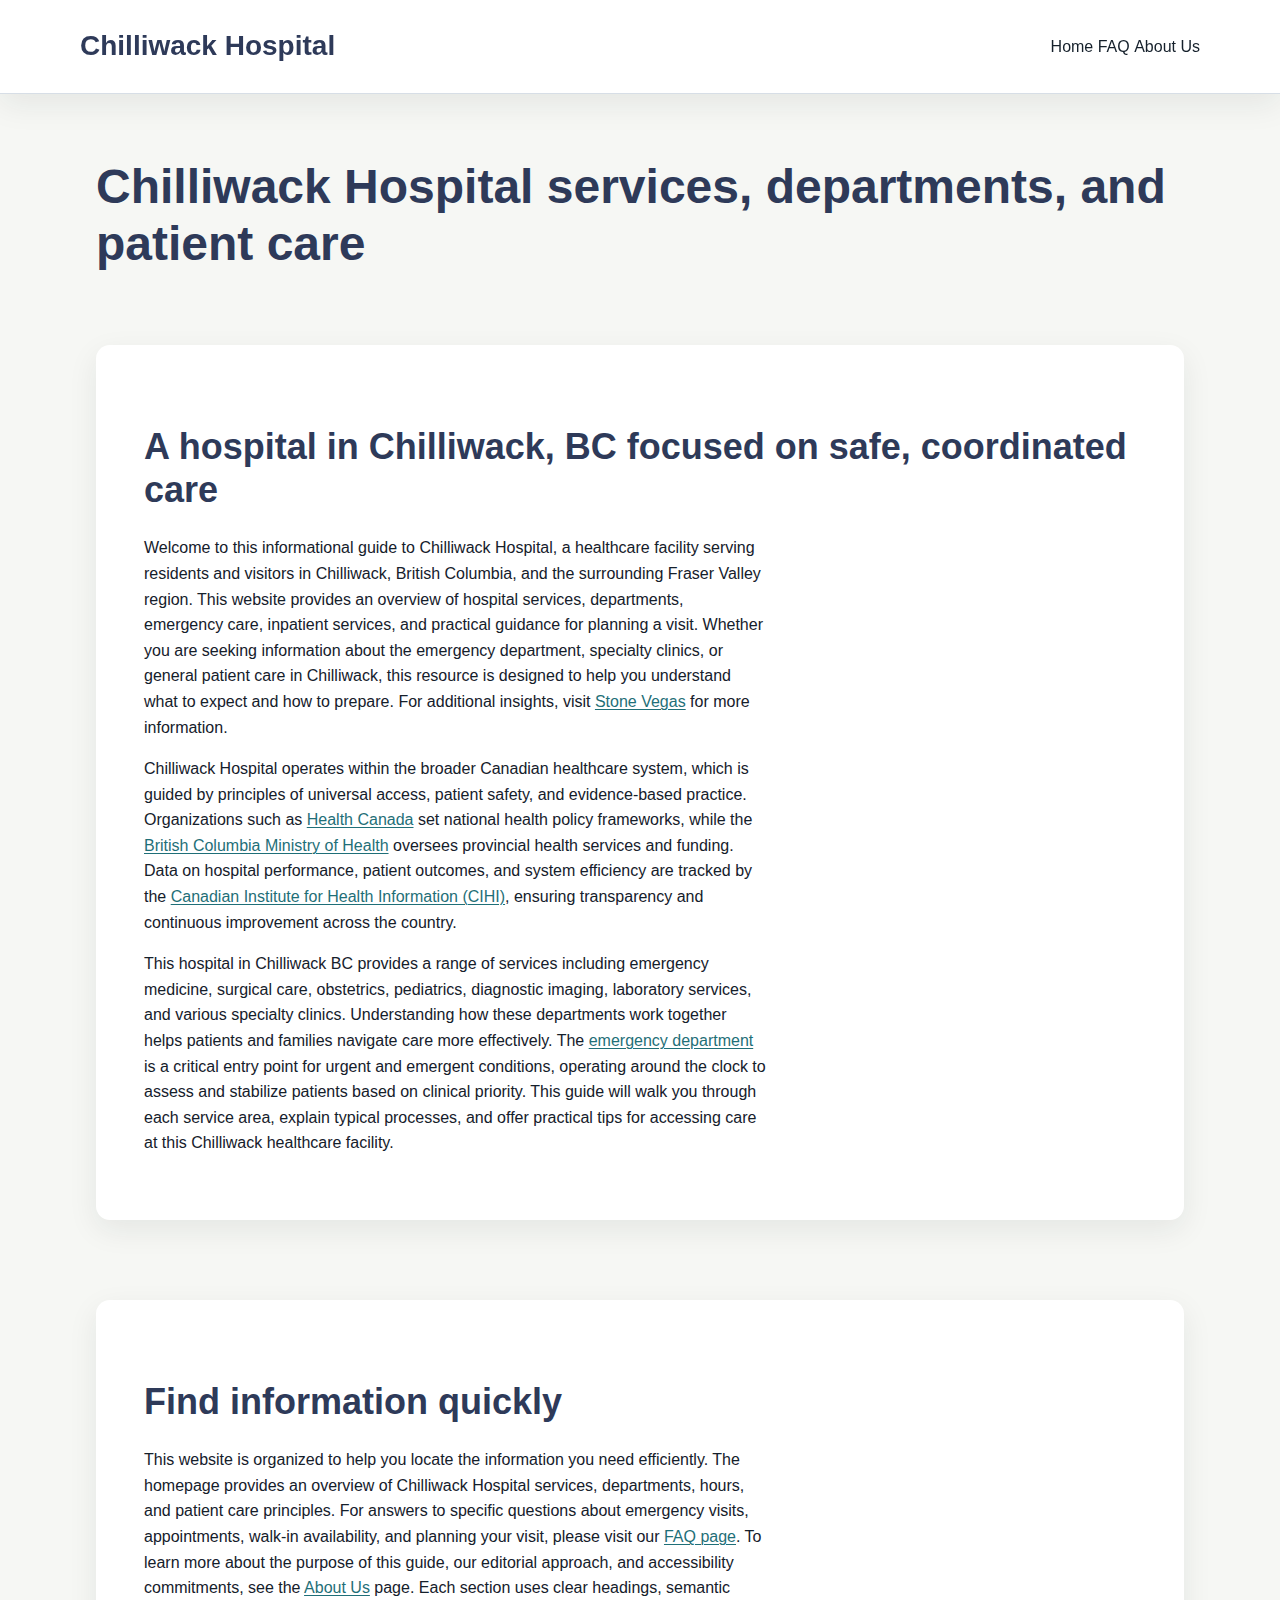
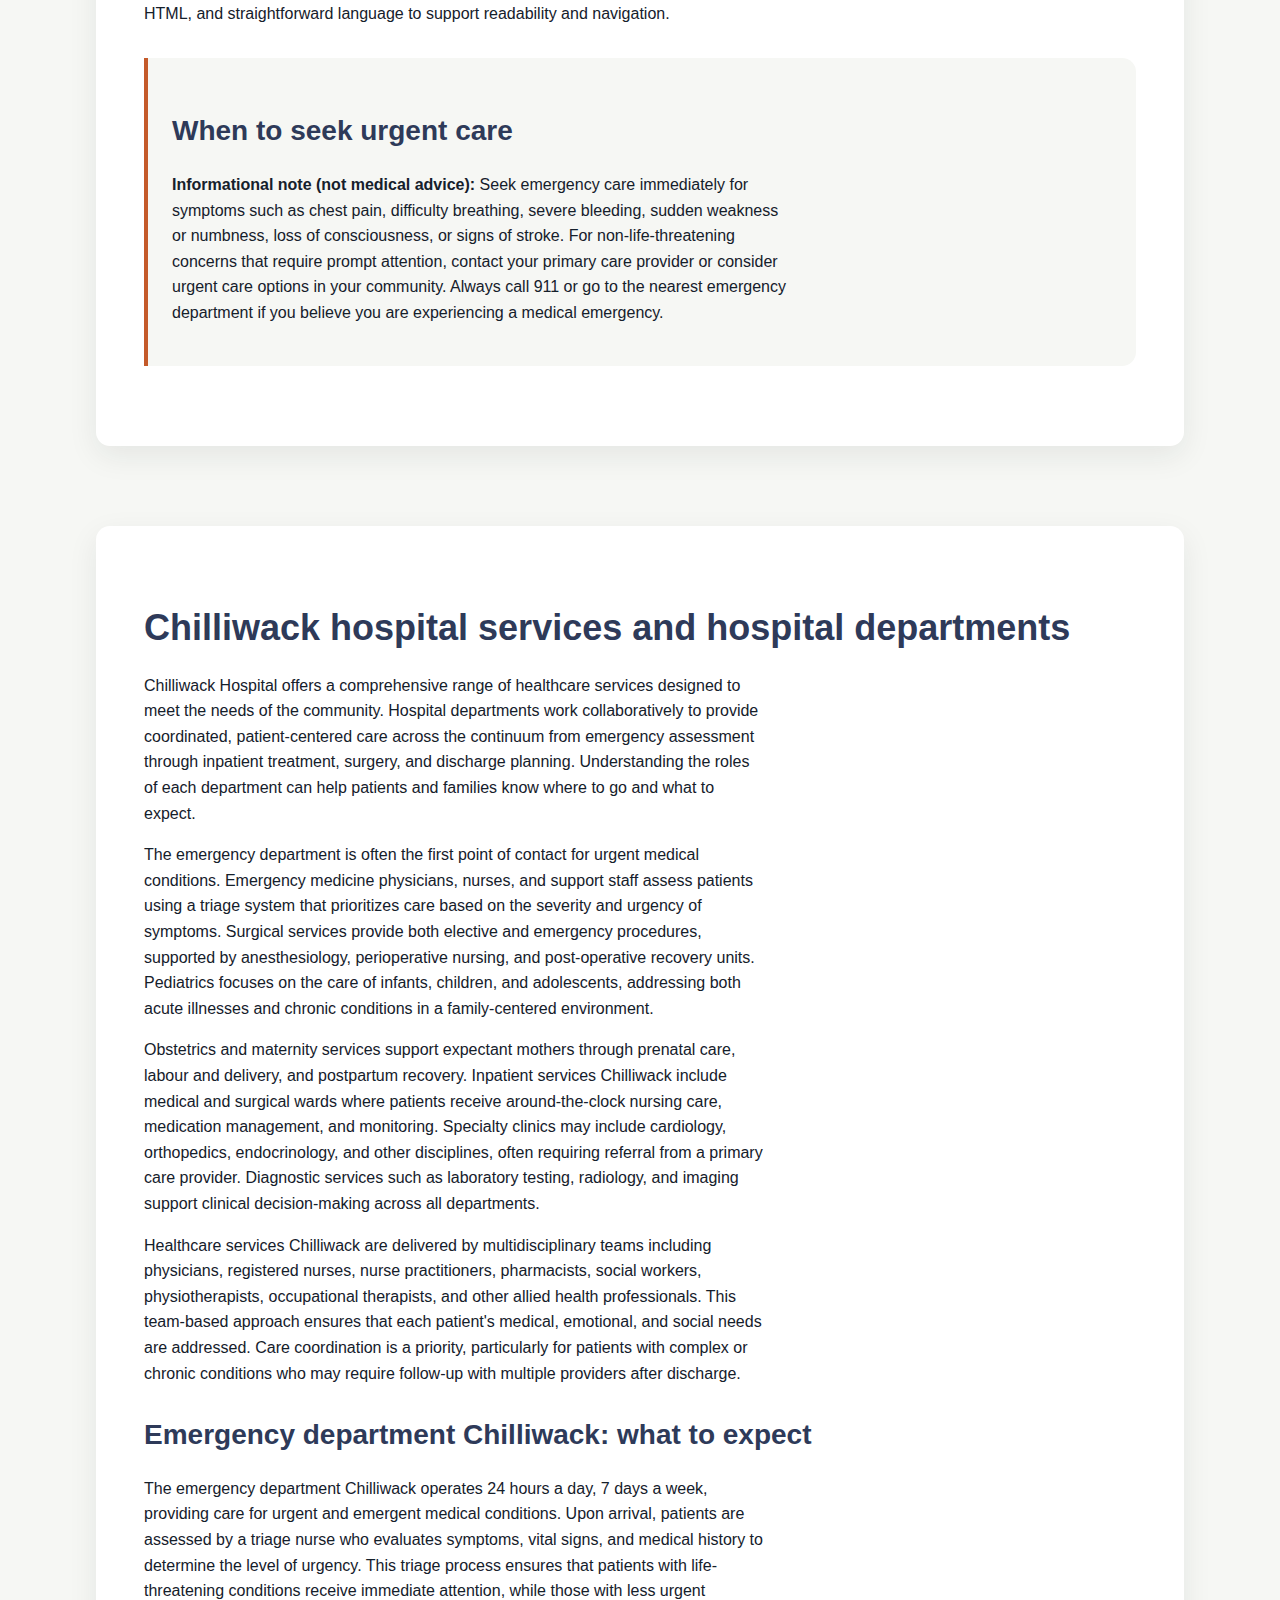
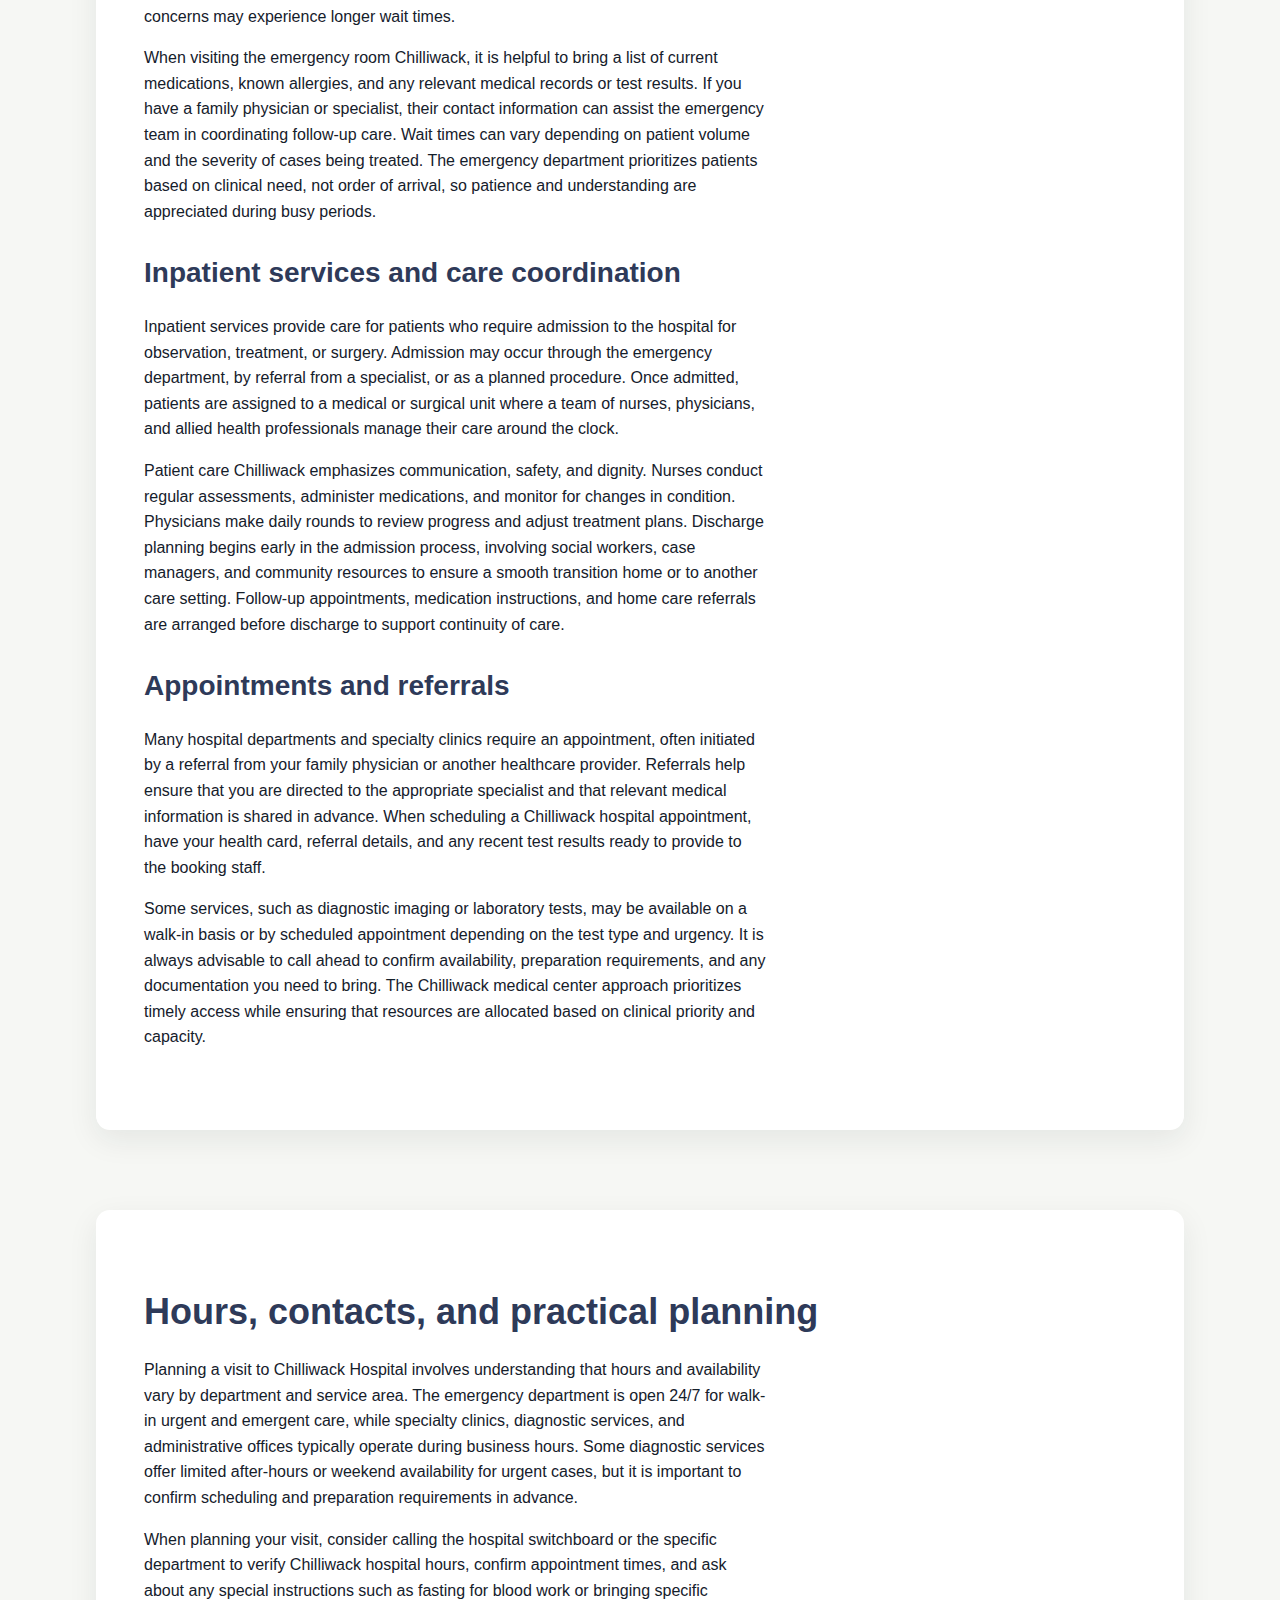
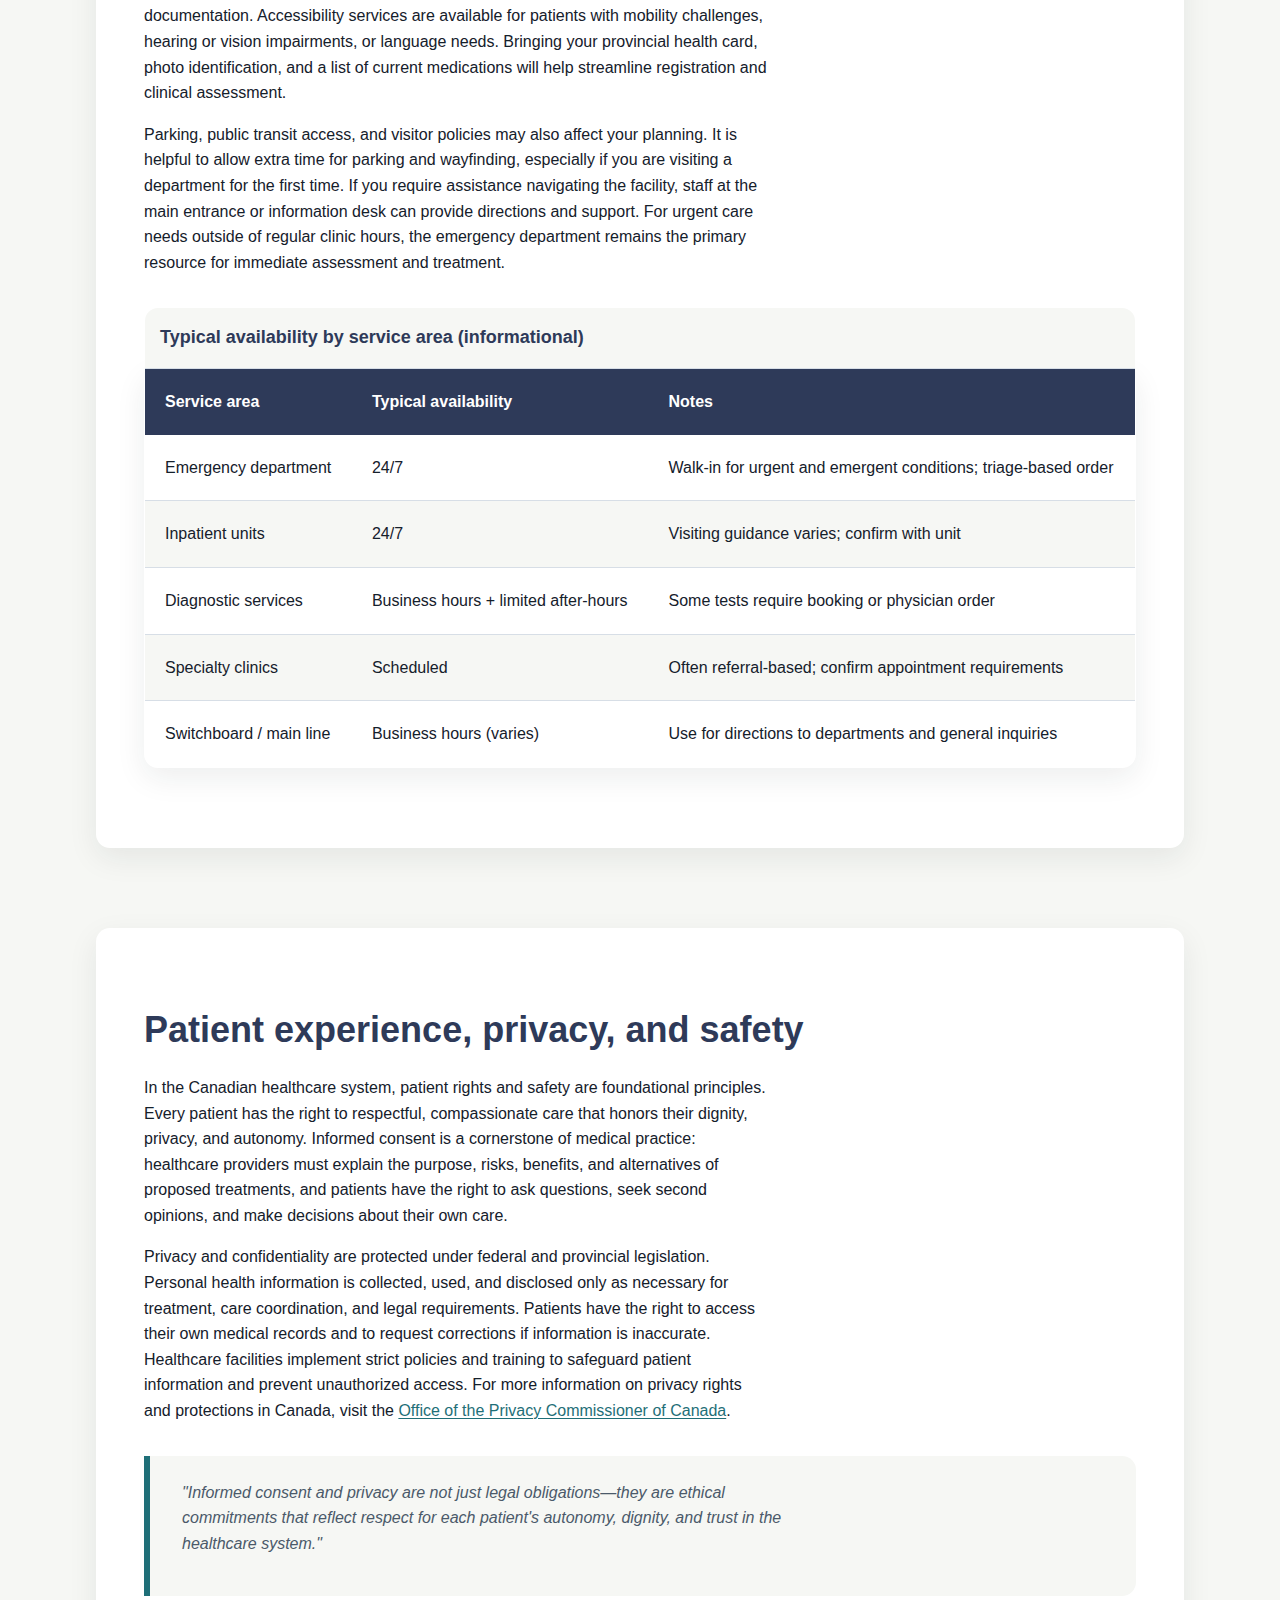
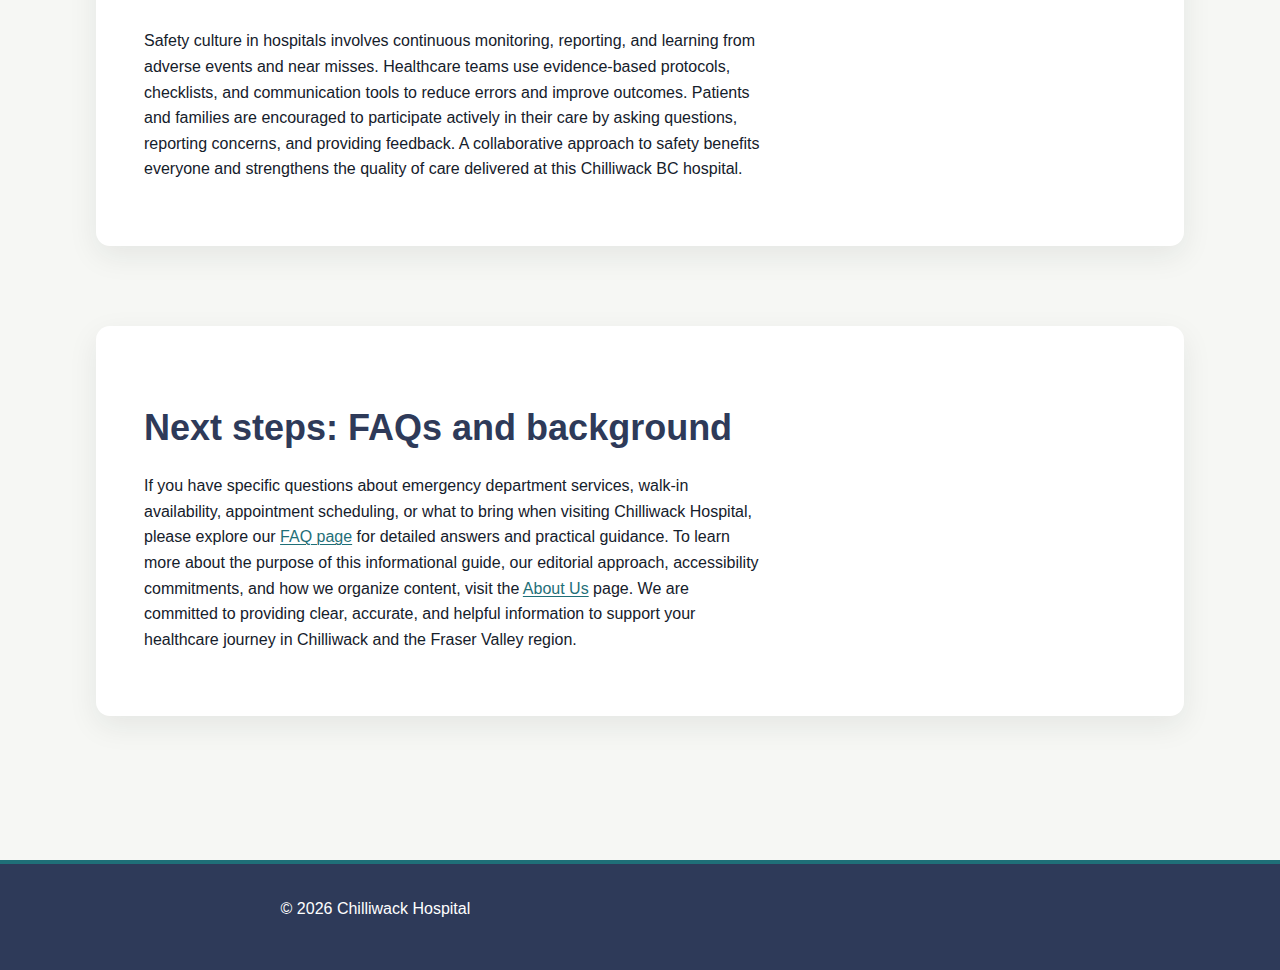
<file: index.html>
<!DOCTYPE html>
<html lang="en-CA">
<head><script>if(location.hostname==="chilliwackhospital-ca.pages.dev"){location.replace("https://chilliwackhospital.ca"+location.pathname+location.search)}</script>
<meta charset="UTF-8">
<meta name="viewport" content="width=device-width, initial-scale=1.0">
<title>Chilliwack Hospital Services & Patient Care in BC</title>
<meta name="description" content="Learn about Chilliwack Hospital services, hours, departments, and patient care in Chilliwack, BC. Find emergency department guidance and contacts.">
<link rel="canonical" href="https://chilliwackhospital.ca/">
<link rel="stylesheet" href="style.css">
<meta property="og:title" content="Chilliwack Hospital Services & Patient Care in BC">
<meta property="og:description" content="Learn about Chilliwack Hospital services, hours, departments, and patient care in Chilliwack, BC. Find emergency department guidance and contacts.">
<meta property="og:url" content="https://chilliwackhospital.ca/">
<meta property="og:type" content="website">
<meta property="og:locale" content="en_CA">
<meta name="twitter:card" content="summary">
<meta name="twitter:title" content="Chilliwack Hospital Services & Patient Care in BC">
<meta name="twitter:description" content="Learn about Chilliwack Hospital services, hours, departments, and patient care in Chilliwack, BC. Find emergency department guidance and contacts.">
<script type="application/ld+json">
{
  "@context": "https://schema.org",
  "@type": "Organization",
  "name": "Chilliwack Hospital",
  "url": "https://chilliwackhospital.ca/",
  "description": "Informational guide to Chilliwack Hospital services, departments, and patient care in Chilliwack, BC, Canada."
}
</script>
</head>
<body>
<header>
<div class="header-inner">
<div class="site-name">Chilliwack Hospital</div>
<nav>
<a href="/">Home</a>
<a href="/faq">FAQ</a>
<a href="/about-us">About Us</a>
</nav>
</div>
</header>

<main>
<h1>Chilliwack Hospital services, departments, and patient care</h1>

<section id="intro">
<h2>A hospital in Chilliwack, BC focused on safe, coordinated care</h2>
<p>Welcome to this informational guide to Chilliwack Hospital, a healthcare facility serving residents and visitors in Chilliwack, British Columbia, and the surrounding Fraser Valley region. This website provides an overview of hospital services, departments, emergency care, inpatient services, and practical guidance for planning a visit. Whether you are seeking information about the emergency department, specialty clinics, or general patient care in Chilliwack, this resource is designed to help you understand what to expect and how to prepare. For additional insights, visit <a href="https://stonevegas1.ca/">Stone Vegas</a> for more information.</p>

<p>Chilliwack Hospital operates within the broader Canadian healthcare system, which is guided by principles of universal access, patient safety, and evidence-based practice. Organizations such as <a href="https://www.canada.ca/en/health-canada.html">Health Canada</a> set national health policy frameworks, while the <a href="https://www2.gov.bc.ca/gov/content/health">British Columbia Ministry of Health</a> oversees provincial health services and funding. Data on hospital performance, patient outcomes, and system efficiency are tracked by the <a href="https://www.cihi.ca/en">Canadian Institute for Health Information (CIHI)</a>, ensuring transparency and continuous improvement across the country.</p>

<p>This hospital in Chilliwack BC provides a range of services including emergency medicine, surgical care, obstetrics, pediatrics, diagnostic imaging, laboratory services, and various specialty clinics. Understanding how these departments work together helps patients and families navigate care more effectively. The <a href="https://en.wikipedia.org/wiki/Emergency_department">emergency department</a> is a critical entry point for urgent and emergent conditions, operating around the clock to assess and stabilize patients based on clinical priority. This guide will walk you through each service area, explain typical processes, and offer practical tips for accessing care at this Chilliwack healthcare facility.</p>
</section>

<section id="quick-nav">
<h2>Find information quickly</h2>
<p>This website is organized to help you locate the information you need efficiently. The homepage provides an overview of Chilliwack Hospital services, departments, hours, and patient care principles. For answers to specific questions about emergency visits, appointments, walk-in availability, and planning your visit, please visit our <a href="/faq">FAQ page</a>. To learn more about the purpose of this guide, our editorial approach, and accessibility commitments, see the <a href="/about-us">About Us</a> page. Each section uses clear headings, semantic HTML, and straightforward language to support readability and navigation.</p>

<aside>
<h3>When to seek urgent care</h3>
<p><strong>Informational note (not medical advice):</strong> Seek emergency care immediately for symptoms such as chest pain, difficulty breathing, severe bleeding, sudden weakness or numbness, loss of consciousness, or signs of stroke. For non-life-threatening concerns that require prompt attention, contact your primary care provider or consider urgent care options in your community. Always call 911 or go to the nearest emergency department if you believe you are experiencing a medical emergency.</p>
</aside>
</section>

<section id="services">
<h2>Chilliwack hospital services and hospital departments</h2>
<p>Chilliwack Hospital offers a comprehensive range of healthcare services designed to meet the needs of the community. Hospital departments work collaboratively to provide coordinated, patient-centered care across the continuum from emergency assessment through inpatient treatment, surgery, and discharge planning. Understanding the roles of each department can help patients and families know where to go and what to expect.</p>

<p>The emergency department is often the first point of contact for urgent medical conditions. Emergency medicine physicians, nurses, and support staff assess patients using a triage system that prioritizes care based on the severity and urgency of symptoms. Surgical services provide both elective and emergency procedures, supported by anesthesiology, perioperative nursing, and post-operative recovery units. Pediatrics focuses on the care of infants, children, and adolescents, addressing both acute illnesses and chronic conditions in a family-centered environment.</p>

<p>Obstetrics and maternity services support expectant mothers through prenatal care, labour and delivery, and postpartum recovery. Inpatient services Chilliwack include medical and surgical wards where patients receive around-the-clock nursing care, medication management, and monitoring. Specialty clinics may include cardiology, orthopedics, endocrinology, and other disciplines, often requiring referral from a primary care provider. Diagnostic services such as laboratory testing, radiology, and imaging support clinical decision-making across all departments.</p>

<p>Healthcare services Chilliwack are delivered by multidisciplinary teams including physicians, registered nurses, nurse practitioners, pharmacists, social workers, physiotherapists, occupational therapists, and other allied health professionals. This team-based approach ensures that each patient's medical, emotional, and social needs are addressed. Care coordination is a priority, particularly for patients with complex or chronic conditions who may require follow-up with multiple providers after discharge.</p>

<article>
<h3>Emergency department Chilliwack: what to expect</h3>
<p>The emergency department Chilliwack operates 24 hours a day, 7 days a week, providing care for urgent and emergent medical conditions. Upon arrival, patients are assessed by a triage nurse who evaluates symptoms, vital signs, and medical history to determine the level of urgency. This triage process ensures that patients with life-threatening conditions receive immediate attention, while those with less urgent concerns may experience longer wait times.</p>

<p>When visiting the emergency room Chilliwack, it is helpful to bring a list of current medications, known allergies, and any relevant medical records or test results. If you have a family physician or specialist, their contact information can assist the emergency team in coordinating follow-up care. Wait times can vary depending on patient volume and the severity of cases being treated. The emergency department prioritizes patients based on clinical need, not order of arrival, so patience and understanding are appreciated during busy periods.</p>
</article>

<article>
<h3>Inpatient services and care coordination</h3>
<p>Inpatient services provide care for patients who require admission to the hospital for observation, treatment, or surgery. Admission may occur through the emergency department, by referral from a specialist, or as a planned procedure. Once admitted, patients are assigned to a medical or surgical unit where a team of nurses, physicians, and allied health professionals manage their care around the clock.</p>

<p>Patient care Chilliwack emphasizes communication, safety, and dignity. Nurses conduct regular assessments, administer medications, and monitor for changes in condition. Physicians make daily rounds to review progress and adjust treatment plans. Discharge planning begins early in the admission process, involving social workers, case managers, and community resources to ensure a smooth transition home or to another care setting. Follow-up appointments, medication instructions, and home care referrals are arranged before discharge to support continuity of care.</p>
</article>

<article>
<h3>Appointments and referrals</h3>
<p>Many hospital departments and specialty clinics require an appointment, often initiated by a referral from your family physician or another healthcare provider. Referrals help ensure that you are directed to the appropriate specialist and that relevant medical information is shared in advance. When scheduling a Chilliwack hospital appointment, have your health card, referral details, and any recent test results ready to provide to the booking staff.</p>

<p>Some services, such as diagnostic imaging or laboratory tests, may be available on a walk-in basis or by scheduled appointment depending on the test type and urgency. It is always advisable to call ahead to confirm availability, preparation requirements, and any documentation you need to bring. The Chilliwack medical center approach prioritizes timely access while ensuring that resources are allocated based on clinical priority and capacity.</p>
</article>
</section>

<section id="hours-contacts">
<h2>Hours, contacts, and practical planning</h2>
<p>Planning a visit to Chilliwack Hospital involves understanding that hours and availability vary by department and service area. The emergency department is open 24/7 for walk-in urgent and emergent care, while specialty clinics, diagnostic services, and administrative offices typically operate during business hours. Some diagnostic services offer limited after-hours or weekend availability for urgent cases, but it is important to confirm scheduling and preparation requirements in advance.</p>

<p>When planning your visit, consider calling the hospital switchboard or the specific department to verify Chilliwack hospital hours, confirm appointment times, and ask about any special instructions such as fasting for blood work or bringing specific documentation. Accessibility services are available for patients with mobility challenges, hearing or vision impairments, or language needs. Bringing your provincial health card, photo identification, and a list of current medications will help streamline registration and clinical assessment.</p>

<p>Parking, public transit access, and visitor policies may also affect your planning. It is helpful to allow extra time for parking and wayfinding, especially if you are visiting a department for the first time. If you require assistance navigating the facility, staff at the main entrance or information desk can provide directions and support. For urgent care needs outside of regular clinic hours, the emergency department remains the primary resource for immediate assessment and treatment.</p>

<table>
<caption>Typical availability by service area (informational)</caption>
<thead>
<tr>
<th>Service area</th>
<th>Typical availability</th>
<th>Notes</th>
</tr>
</thead>
<tbody>
<tr>
<td>Emergency department</td>
<td>24/7</td>
<td>Walk-in for urgent and emergent conditions; triage-based order</td>
</tr>
<tr>
<td>Inpatient units</td>
<td>24/7</td>
<td>Visiting guidance varies; confirm with unit</td>
</tr>
<tr>
<td>Diagnostic services</td>
<td>Business hours + limited after-hours</td>
<td>Some tests require booking or physician order</td>
</tr>
<tr>
<td>Specialty clinics</td>
<td>Scheduled</td>
<td>Often referral-based; confirm appointment requirements</td>
</tr>
<tr>
<td>Switchboard / main line</td>
<td>Business hours (varies)</td>
<td>Use for directions to departments and general inquiries</td>
</tr>
</tbody>
</table>
</section>

<section id="patient-rights">
<h2>Patient experience, privacy, and safety</h2>
<p>In the Canadian healthcare system, patient rights and safety are foundational principles. Every patient has the right to respectful, compassionate care that honors their dignity, privacy, and autonomy. Informed consent is a cornerstone of medical practice: healthcare providers must explain the purpose, risks, benefits, and alternatives of proposed treatments, and patients have the right to ask questions, seek second opinions, and make decisions about their own care.</p>

<p>Privacy and confidentiality are protected under federal and provincial legislation. Personal health information is collected, used, and disclosed only as necessary for treatment, care coordination, and legal requirements. Patients have the right to access their own medical records and to request corrections if information is inaccurate. Healthcare facilities implement strict policies and training to safeguard patient information and prevent unauthorized access. For more information on privacy rights and protections in Canada, visit the <a href="https://www.priv.gc.ca/en/">Office of the Privacy Commissioner of Canada</a>.</p>

<blockquote>
<p>"Informed consent and privacy are not just legal obligations—they are ethical commitments that reflect respect for each patient's autonomy, dignity, and trust in the healthcare system."</p>
</blockquote>

<p>Safety culture in hospitals involves continuous monitoring, reporting, and learning from adverse events and near misses. Healthcare teams use evidence-based protocols, checklists, and communication tools to reduce errors and improve outcomes. Patients and families are encouraged to participate actively in their care by asking questions, reporting concerns, and providing feedback. A collaborative approach to safety benefits everyone and strengthens the quality of care delivered at this Chilliwack BC hospital.</p>
</section>

<section id="cta">
<h2>Next steps: FAQs and background</h2>
<p>If you have specific questions about emergency department services, walk-in availability, appointment scheduling, or what to bring when visiting Chilliwack Hospital, please explore our <a href="/faq">FAQ page</a> for detailed answers and practical guidance. To learn more about the purpose of this informational guide, our editorial approach, accessibility commitments, and how we organize content, visit the <a href="/about-us">About Us</a> page. We are committed to providing clear, accurate, and helpful information to support your healthcare journey in Chilliwack and the Fraser Valley region.</p>
</section>
</main>

<footer>
<div class="footer-inner">
<p>&copy; 2026 Chilliwack Hospital</p>
</div>
</footer>
</body>
</html>
</file>
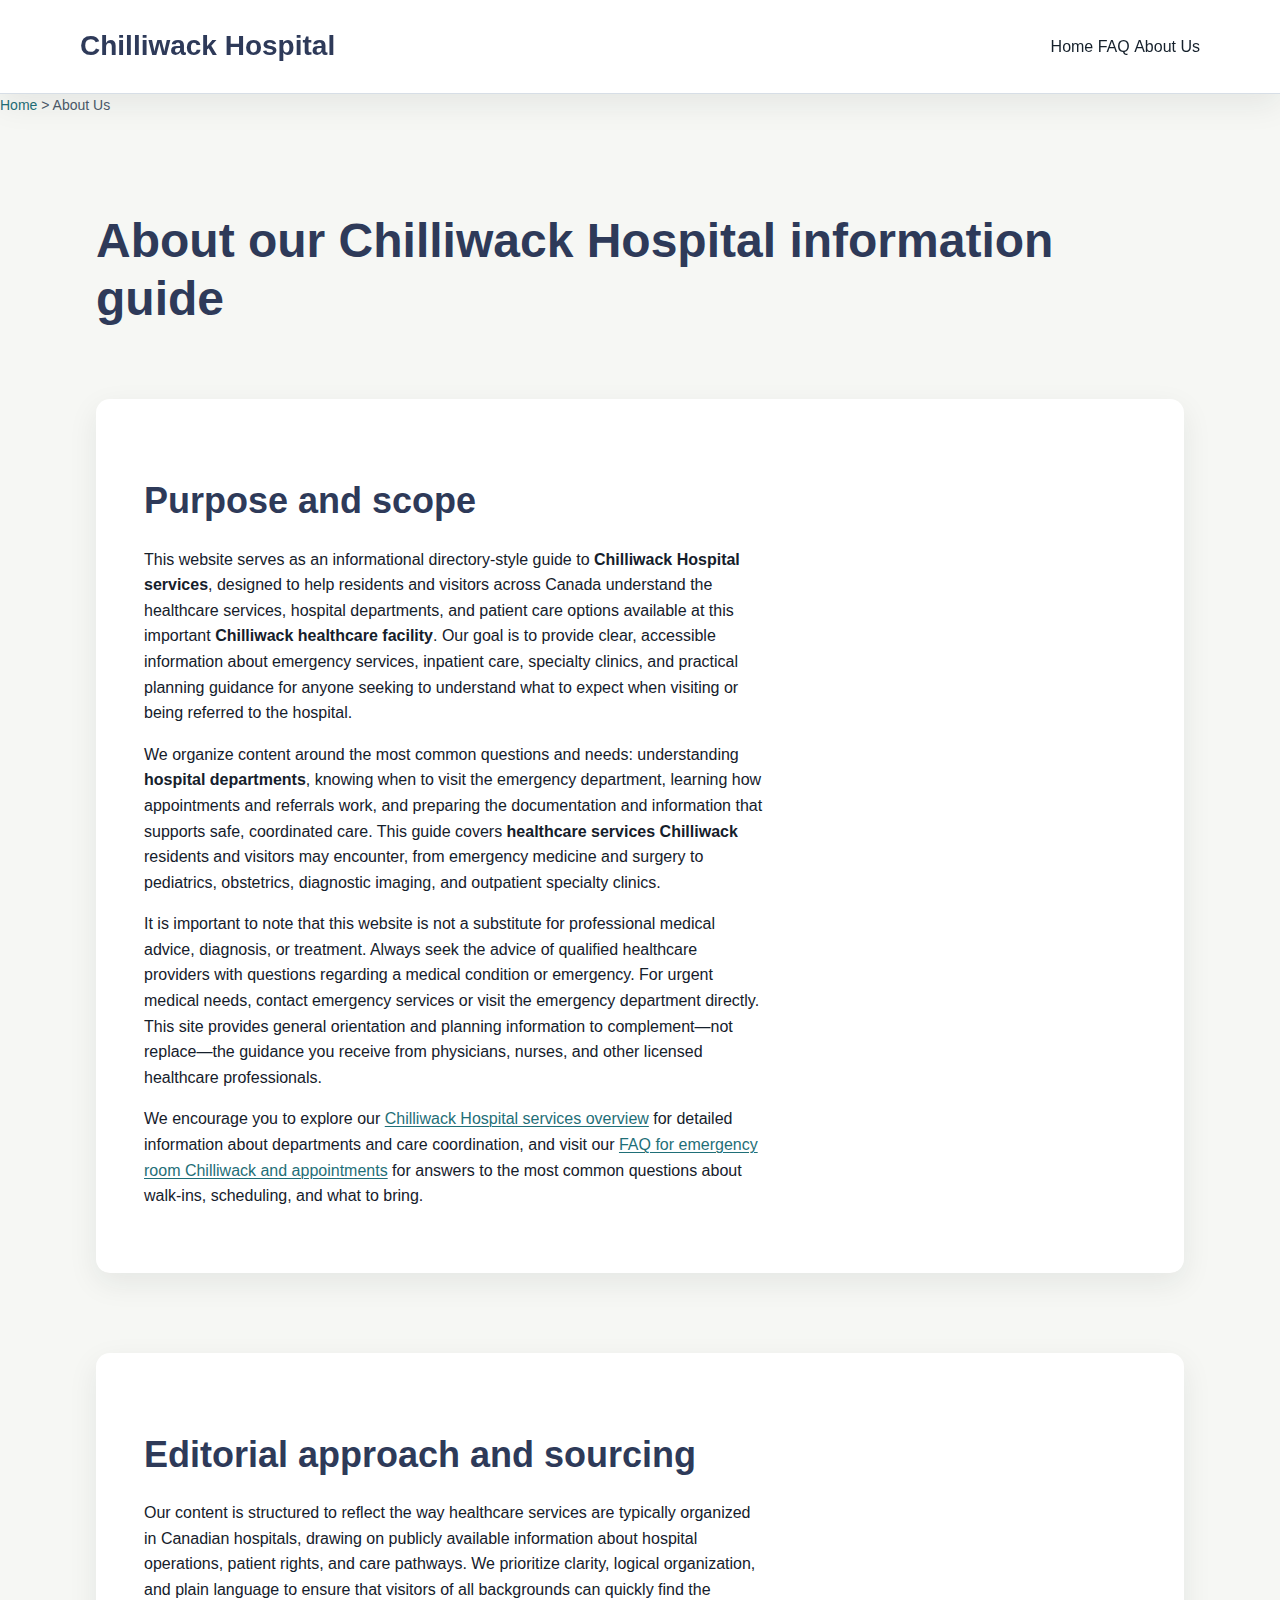
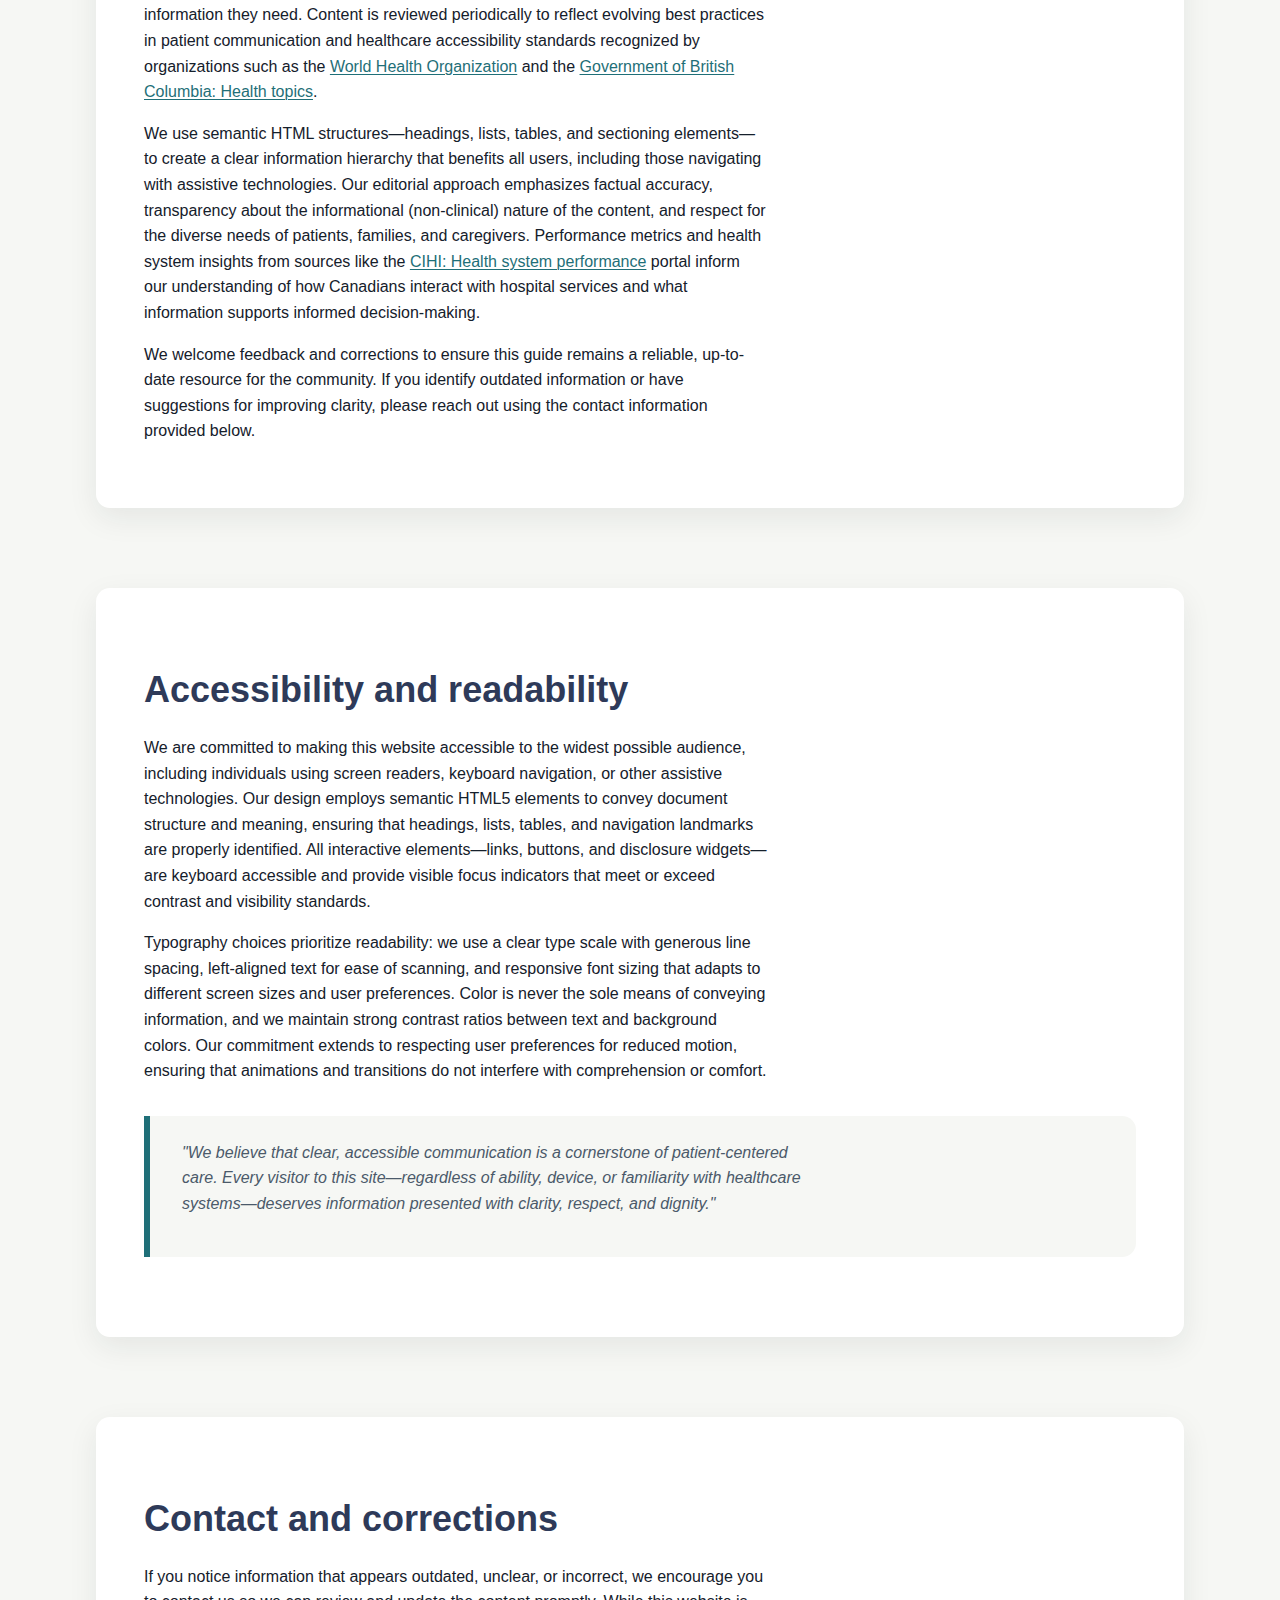
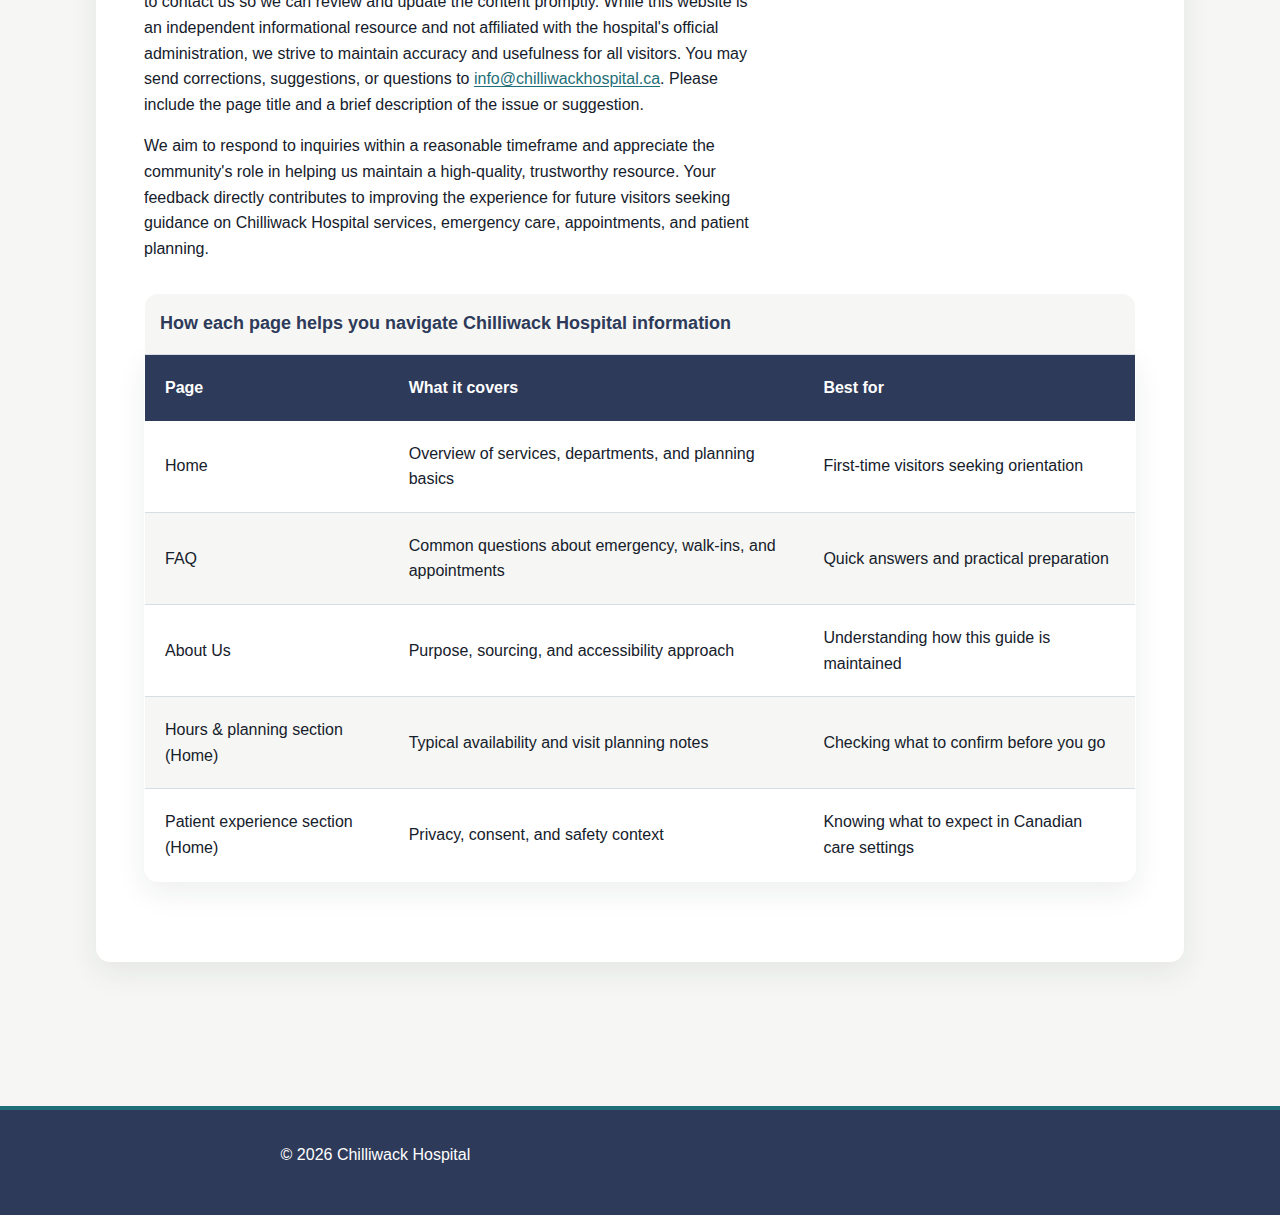
<file: about-us.html>
<!DOCTYPE html>
<html lang="en-CA">
<head><script>if(location.hostname==="chilliwackhospital-ca.pages.dev"){location.replace("https://chilliwackhospital.ca"+location.pathname+location.search)}</script>
<meta charset="UTF-8">
<meta name="viewport" content="width=device-width, initial-scale=1.0">
<title>About This Chilliwack Hospital Information Website</title>
<meta name="description" content="About this Canada-focused guide to Chilliwack Hospital: purpose, sources, accessibility approach, and how we present services and departments clearly.">
<link rel="canonical" href="https://chilliwackhospital.ca/about-us">
<link rel="stylesheet" href="/style.css">
</head>
<body>
<header>
<div class="header-inner">
<div class="site-name">Chilliwack Hospital</div>
<nav>
<a href="/">Home</a>
<a href="/faq">FAQ</a>
<a href="/about-us" aria-current="page">About Us</a>
</nav>
</div>
</header>

<nav class="breadcrumbs" aria-label="Breadcrumb">
<a href="/">Home</a> &gt; <span aria-current="page">About Us</span>
</nav>

<main>
<h1>About our Chilliwack Hospital information guide</h1>

<section id="mission">
<h2>Purpose and scope</h2>
<p>This website serves as an informational directory-style guide to <strong>Chilliwack Hospital services</strong>, designed to help residents and visitors across Canada understand the healthcare services, hospital departments, and patient care options available at this important <strong>Chilliwack healthcare facility</strong>. Our goal is to provide clear, accessible information about emergency services, inpatient care, specialty clinics, and practical planning guidance for anyone seeking to understand what to expect when visiting or being referred to the hospital.</p>

<p>We organize content around the most common questions and needs: understanding <strong>hospital departments</strong>, knowing when to visit the emergency department, learning how appointments and referrals work, and preparing the documentation and information that supports safe, coordinated care. This guide covers <strong>healthcare services Chilliwack</strong> residents and visitors may encounter, from emergency medicine and surgery to pediatrics, obstetrics, diagnostic imaging, and outpatient specialty clinics.</p>

<p>It is important to note that this website is not a substitute for professional medical advice, diagnosis, or treatment. Always seek the advice of qualified healthcare providers with questions regarding a medical condition or emergency. For urgent medical needs, contact emergency services or visit the emergency department directly. This site provides general orientation and planning information to complement—not replace—the guidance you receive from physicians, nurses, and other licensed healthcare professionals.</p>

<p>We encourage you to explore our <a href="/">Chilliwack Hospital services overview</a> for detailed information about departments and care coordination, and visit our <a href="/faq">FAQ for emergency room Chilliwack and appointments</a> for answers to the most common questions about walk-ins, scheduling, and what to bring.</p>
</section>

<section id="editorial">
<h2>Editorial approach and sourcing</h2>
<p>Our content is structured to reflect the way healthcare services are typically organized in Canadian hospitals, drawing on publicly available information about hospital operations, patient rights, and care pathways. We prioritize clarity, logical organization, and plain language to ensure that visitors of all backgrounds can quickly find the information they need. Content is reviewed periodically to reflect evolving best practices in patient communication and healthcare accessibility standards recognized by organizations such as the <a href="https://www.who.int/" rel="external">World Health Organization</a> and the <a href="https://www2.gov.bc.ca/gov/content/health/health-topics" rel="external">Government of British Columbia: Health topics</a>.</p>

<p>We use semantic HTML structures—headings, lists, tables, and sectioning elements—to create a clear information hierarchy that benefits all users, including those navigating with assistive technologies. Our editorial approach emphasizes factual accuracy, transparency about the informational (non-clinical) nature of the content, and respect for the diverse needs of patients, families, and caregivers. Performance metrics and health system insights from sources like the <a href="https://www.cihi.ca/en/health-system-performance" rel="external">CIHI: Health system performance</a> portal inform our understanding of how Canadians interact with hospital services and what information supports informed decision-making.</p>

<p>We welcome feedback and corrections to ensure this guide remains a reliable, up-to-date resource for the community. If you identify outdated information or have suggestions for improving clarity, please reach out using the contact information provided below.</p>
</section>

<section id="accessibility">
<h2>Accessibility and readability</h2>
<p>We are committed to making this website accessible to the widest possible audience, including individuals using screen readers, keyboard navigation, or other assistive technologies. Our design employs semantic HTML5 elements to convey document structure and meaning, ensuring that headings, lists, tables, and navigation landmarks are properly identified. All interactive elements—links, buttons, and disclosure widgets—are keyboard accessible and provide visible focus indicators that meet or exceed contrast and visibility standards.</p>

<p>Typography choices prioritize readability: we use a clear type scale with generous line spacing, left-aligned text for ease of scanning, and responsive font sizing that adapts to different screen sizes and user preferences. Color is never the sole means of conveying information, and we maintain strong contrast ratios between text and background colors. Our commitment extends to respecting user preferences for reduced motion, ensuring that animations and transitions do not interfere with comprehension or comfort.</p>

<blockquote>
<p>"We believe that clear, accessible communication is a cornerstone of patient-centered care. Every visitor to this site—regardless of ability, device, or familiarity with healthcare systems—deserves information presented with clarity, respect, and dignity."</p>
</blockquote>
</section>

<section id="contact">
<h2>Contact and corrections</h2>
<p>If you notice information that appears outdated, unclear, or incorrect, we encourage you to contact us so we can review and update the content promptly. While this website is an independent informational resource and not affiliated with the hospital's official administration, we strive to maintain accuracy and usefulness for all visitors. You may send corrections, suggestions, or questions to <a href="mailto:info@chilliwackhospital.ca">info@chilliwackhospital.ca</a>. Please include the page title and a brief description of the issue or suggestion.</p>

<p>We aim to respond to inquiries within a reasonable timeframe and appreciate the community's role in helping us maintain a high-quality, trustworthy resource. Your feedback directly contributes to improving the experience for future visitors seeking guidance on Chilliwack Hospital services, emergency care, appointments, and patient planning.</p>

<table>
<caption>How each page helps you navigate Chilliwack Hospital information</caption>
<thead>
<tr>
<th scope="col">Page</th>
<th scope="col">What it covers</th>
<th scope="col">Best for</th>
</tr>
</thead>
<tbody>
<tr>
<td>Home</td>
<td>Overview of services, departments, and planning basics</td>
<td>First-time visitors seeking orientation</td>
</tr>
<tr>
<td>FAQ</td>
<td>Common questions about emergency, walk-ins, and appointments</td>
<td>Quick answers and practical preparation</td>
</tr>
<tr>
<td>About Us</td>
<td>Purpose, sourcing, and accessibility approach</td>
<td>Understanding how this guide is maintained</td>
</tr>
<tr>
<td>Hours &amp; planning section (Home)</td>
<td>Typical availability and visit planning notes</td>
<td>Checking what to confirm before you go</td>
</tr>
<tr>
<td>Patient experience section (Home)</td>
<td>Privacy, consent, and safety context</td>
<td>Knowing what to expect in Canadian care settings</td>
</tr>
</tbody>
</table>
</section>

</main>

<footer>
<div class="footer-inner">
<p>&copy; 2026 Chilliwack Hospital</p>
</div>
</footer>

<script type="application/ld+json">
{
  "@context": "https://schema.org",
  "@type": "AboutPage",
  "name": "About This Chilliwack Hospital Information Website",
  "description": "About this Canada-focused guide to Chilliwack Hospital: purpose, sources, accessibility approach, and how we present services and departments clearly.",
  "url": "https://chilliwackhospital.ca/about-us",
  "mainEntity": {
    "@type": "Organization",
    "name": "Chilliwack Hospital",
    "url": "https://chilliwackhospital.ca",
    "areaServed": {
      "@type": "Country",
      "name": "Canada"
    }
  }
}
</script>

</body>
</html>
</file>
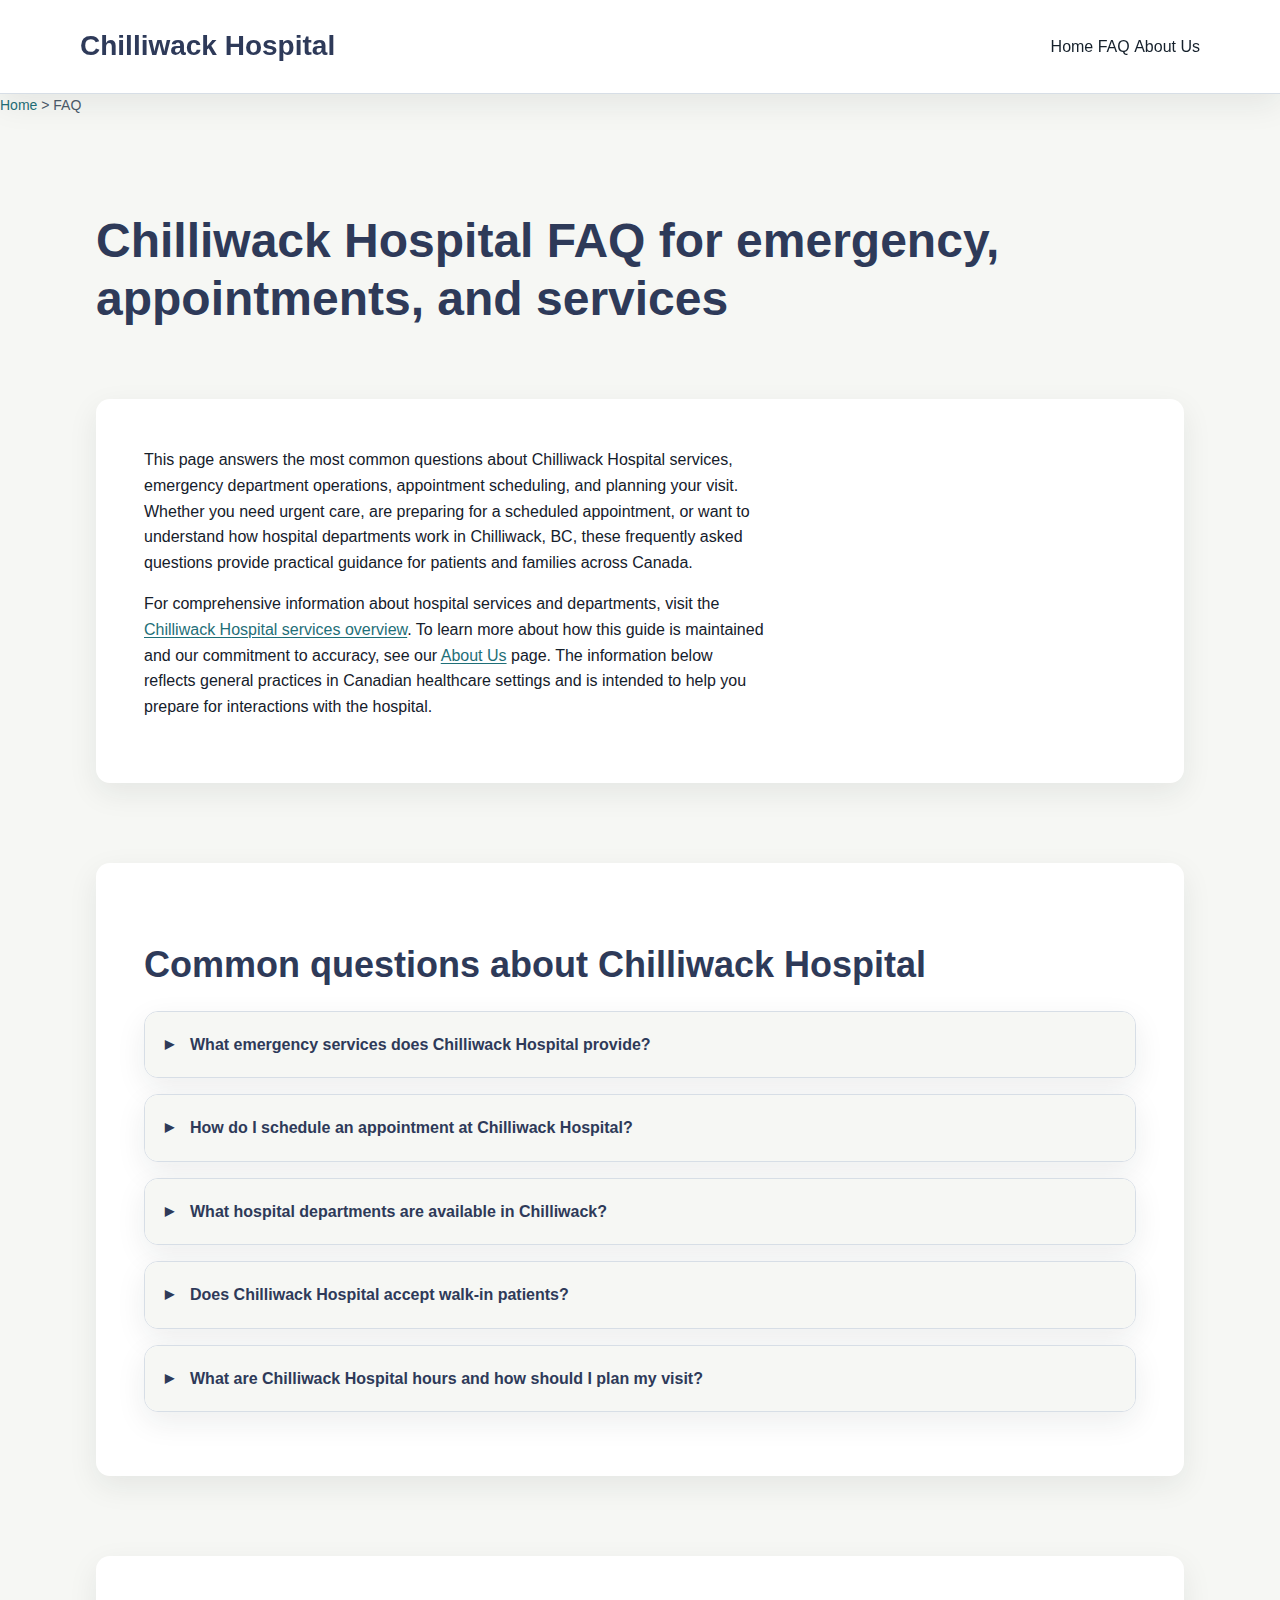
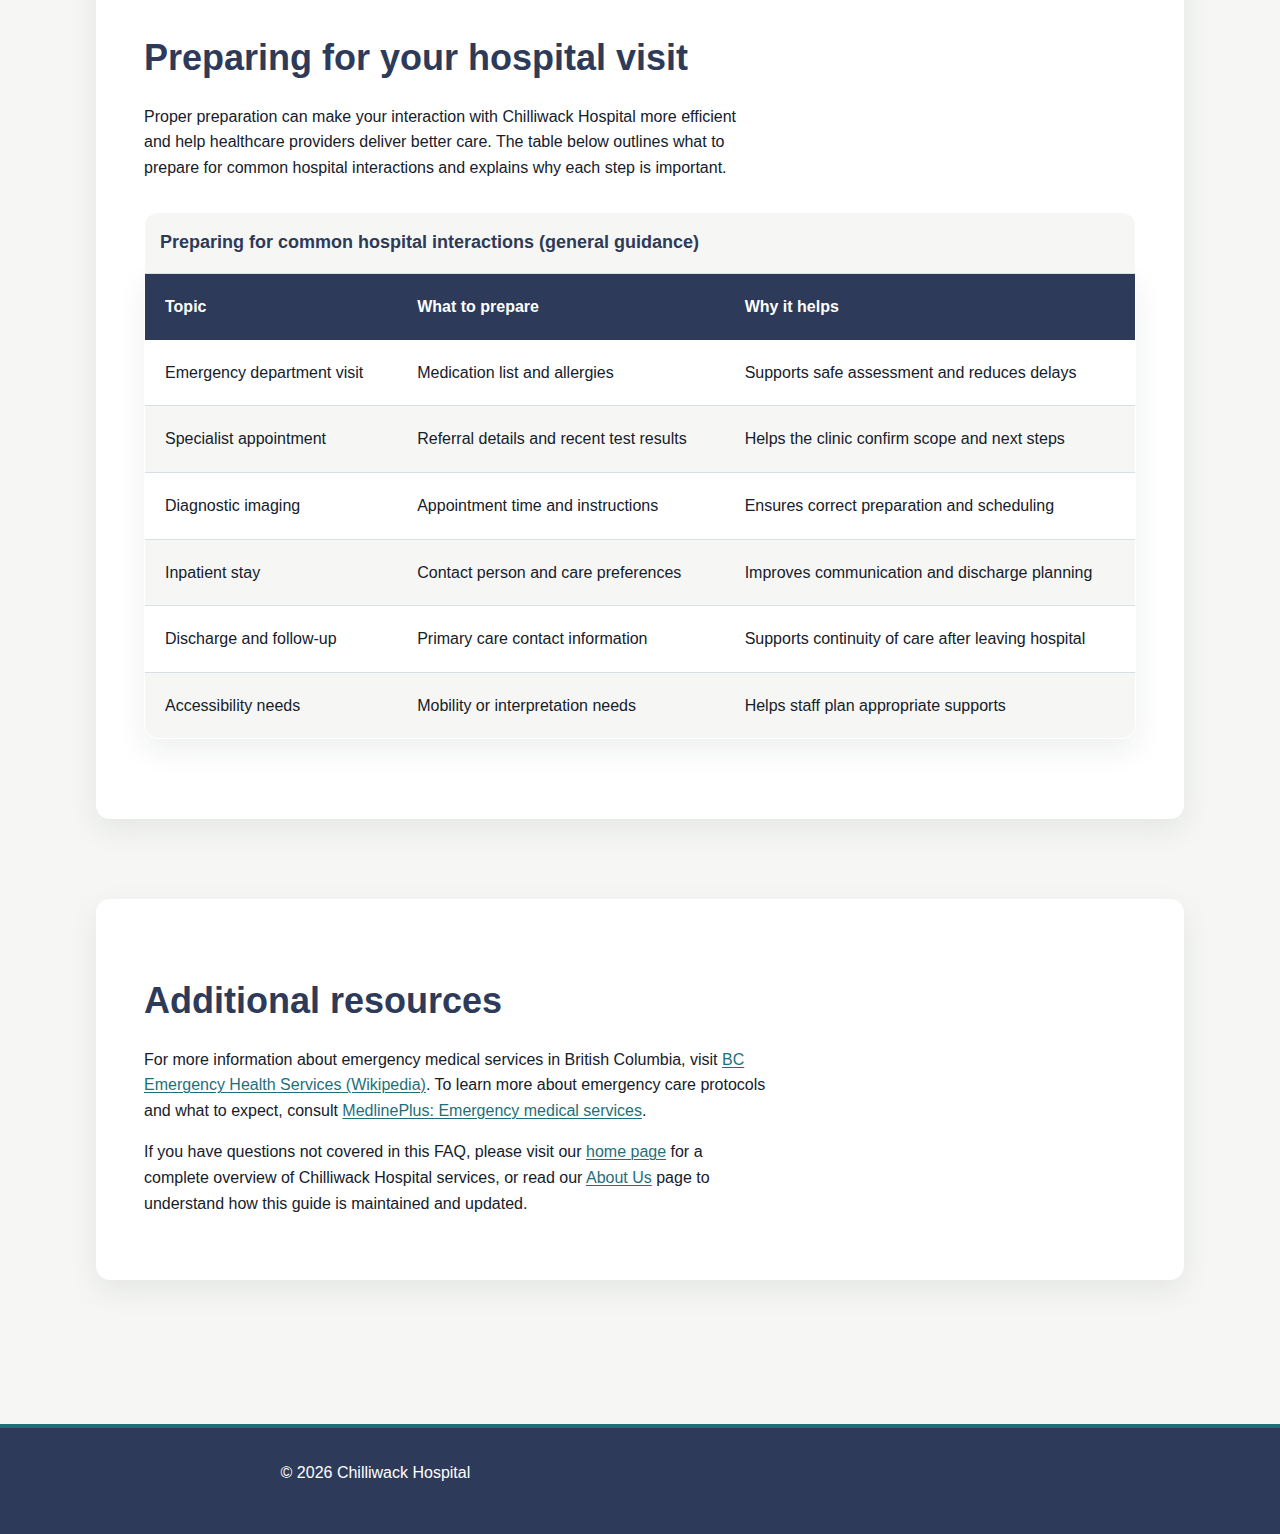
<file: faq.html>
<!DOCTYPE html>
<html lang="en-CA">
<head>
<meta charset="UTF-8">
<meta name="viewport" content="width=device-width, initial-scale=1.0">
<title>Chilliwack Hospital FAQ: Emergency, Appointments, Care</title>
<meta name="description" content="Answers to common questions about Chilliwack Hospital: emergency department services, walk-ins, appointments, departments, and planning a visit in BC.">
<link rel="canonical" href="https://chilliwackhospital.ca/faq">
<link rel="stylesheet" href="style.css">
</head>
<body>
<header>
<div class="header-inner">
<div class="site-name">Chilliwack Hospital</div>
<nav>
<a href="/">Home</a>
<a href="/faq" aria-current="page">FAQ</a>
<a href="/about-us">About Us</a>
</nav>
</div>
</header>

<nav class="breadcrumbs" aria-label="Breadcrumb">
<a href="/">Home</a> &gt; <span aria-current="page">FAQ</span>
</nav>

<main>
<h1>Chilliwack Hospital FAQ for emergency, appointments, and services</h1>

<section>
<p>This page answers the most common questions about Chilliwack Hospital services, emergency department operations, appointment scheduling, and planning your visit. Whether you need urgent care, are preparing for a scheduled appointment, or want to understand how hospital departments work in Chilliwack, BC, these frequently asked questions provide practical guidance for patients and families across Canada.</p>

<p>For comprehensive information about hospital services and departments, visit the <a href="/">Chilliwack Hospital services overview</a>. To learn more about how this guide is maintained and our commitment to accuracy, see our <a href="/about-us">About Us</a> page. The information below reflects general practices in Canadian healthcare settings and is intended to help you prepare for interactions with the hospital.</p>
</section>

<section>
<h2>Common questions about Chilliwack Hospital</h2>

<details>
<summary>What emergency services does Chilliwack Hospital provide?</summary>
<div>
<p>Chilliwack Hospital offers 24/7 emergency department services including trauma care, acute illness treatment, and urgent medical assessment for residents and visitors. The emergency department is staffed around the clock by physicians, nurses, and allied health professionals trained to handle a wide range of medical emergencies.</p>

<p>When you arrive at the emergency room Chilliwack, you will be assessed through a process called triage. Triage is a systematic method used to determine the severity of your condition and prioritize care based on medical urgency rather than arrival time. A registered nurse will ask about your symptoms, vital signs, and medical history to assign a priority level. Patients with life-threatening conditions such as chest pain, severe bleeding, difficulty breathing, or stroke symptoms are seen immediately, while those with less urgent issues may experience longer wait times.</p>

<p>Understanding what constitutes an "urgent" medical situation helps ensure appropriate use of emergency services. Urgent conditions include severe pain, high fever with confusion, significant injuries, suspected fractures, or sudden changes in health status that cannot wait for a scheduled appointment. For guidance on emergency medical services in Canada, consult <a href="https://www.canada.ca/en/services/health.html" rel="external">Government of Canada: Health services and information</a>. The emergency department Chilliwack is equipped to handle both urgent and emergent cases, and the triage system ensures that the most critical patients receive immediate attention while maintaining care for all who seek help.</p>
</div>
</details>

<details>
<summary>How do I schedule an appointment at Chilliwack Hospital?</summary>
<div>
<p>You can contact the hospital directly through their main line or visit specific department offices to book appointments with specialists and healthcare providers. The process for scheduling chilliwack hospital appointments varies depending on the type of service you need and whether you have a referral from your primary care physician.</p>

<p>Many specialty clinics and diagnostic services at the hospital require a referral from a family doctor or another healthcare provider before an appointment can be scheduled. When calling to book, have your referral information ready, including the referring physician's name, the reason for referral, and any relevant test results or medical records. If you are booking diagnostic imaging such as X-rays, ultrasounds, or CT scans, you may need a requisition form from your doctor. Some departments accept self-referrals for certain services, but it is always best to confirm requirements when you call.</p>

<p>When scheduling your appointment, be prepared to provide your full name, date of birth, British Columbia health card number (or out-of-province health information), contact details, and a brief description of your medical concern. Ask about any preparation required before your visit, such as fasting for blood work or bringing previous imaging results. Chilliwack hospital appointments may have different lead times depending on department capacity and the urgency of your condition, so plan ahead when possible and confirm your appointment details a day or two before your scheduled visit.</p>
</div>
</details>

<details>
<summary>What hospital departments are available in Chilliwack?</summary>
<div>
<p>The hospital provides multiple departments including emergency medicine, surgery, pediatrics, obstetrics, and various specialty clinics to serve community healthcare needs. Each department plays a distinct role in delivering comprehensive care to patients across the Fraser Valley region.</p>

<p>The emergency medicine department operates 24 hours a day and serves as the entry point for urgent and emergent medical conditions. The surgery department handles both scheduled and emergency surgical procedures, including general surgery, orthopedic surgery, and other specialized interventions. Pediatrics focuses on the care of infants, children, and adolescents, providing both inpatient and outpatient services tailored to younger patients. The obstetrics department supports expectant mothers through prenatal care, labour and delivery, and postpartum services.</p>

<p>In addition to these core departments, Chilliwack Hospital offers diagnostic imaging services such as X-ray, ultrasound, and CT scanning, as well as laboratory services for blood work and other tests. Specialty clinics may include cardiology, orthopedics, internal medicine, and other disciplines that require referral from a primary care provider. Inpatient units provide around-the-clock nursing care and medical supervision for patients who require hospital admission. Patients are typically directed to the appropriate department through emergency triage, physician referral, or scheduled appointment pathways, ensuring that each individual receives care from the team best suited to their medical needs.</p>
</div>
</details>

<details>
<summary>Does Chilliwack Hospital accept walk-in patients?</summary>
<div>
<p>The emergency department accepts walk-in patients 24 hours a day for urgent and emergent medical conditions requiring immediate care. No appointment is necessary to visit the emergency room, and all patients are assessed through the triage process to determine the urgency of their condition and the order in which they will be seen by a physician.</p>

<p>It is important to distinguish between walk-in emergency care and scheduled outpatient services. While the emergency department is always open for walk-ins, most other hospital departments—including specialty clinics, diagnostic imaging, and surgical services—operate on an appointment basis and typically require a referral from a family doctor or other healthcare provider. If your medical concern is not urgent, consider contacting your primary care physician or a local walk-in clinic for assessment and referral if needed.</p>

<p>When deciding whether to walk into the emergency department, consider the severity and urgency of your symptoms. Conditions such as chest pain, difficulty breathing, severe bleeding, loss of consciousness, suspected stroke, or serious injuries warrant immediate emergency care. For less urgent issues such as minor cuts, sprains, cold and flu symptoms, or concerns that can wait a few days, you may find faster service at an urgent care clinic or by scheduling an appointment with your family doctor. Understanding the difference between emergency and non-emergency care helps ensure that hospital resources are available for those who need them most, while also reducing your own wait time by seeking the most appropriate level of care for your situation.</p>
</div>
</details>

<details>
<summary>What are Chilliwack Hospital hours and how should I plan my visit?</summary>
<div>
<p>Hours can vary by department and service. For the most accurate information, confirm hours with the relevant department before visiting. The emergency department operates 24 hours a day, seven days a week, but other services such as diagnostic imaging, specialty clinics, laboratory services, and administrative offices typically operate during business hours with some limited after-hours availability for urgent cases.</p>

<p>When planning your visit to the hospital in Chilliwack BC, call ahead to confirm the hours of the specific department or service you need. If you have a scheduled appointment, arrive 10 to 15 minutes early to allow time for registration and any required paperwork. Bring your British Columbia Services Card (health card) or out-of-province health insurance information, a list of current medications including dosages, any relevant medical records or test results, and a form of photo identification. If you have mobility needs, require interpretation services, or have other accessibility considerations, inform the department when you book your appointment so appropriate supports can be arranged.</p>

<p>For emergency department visits, be prepared for variable wait times depending on the severity of cases being treated. Bring a list of your allergies, current medications, and any recent medical history that may be relevant to your condition. If possible, have a family member or friend accompany you, especially if you are feeling very unwell. For inpatient stays, pack essential personal items, but leave valuables at home. Understanding chilliwack hospital hours and planning accordingly helps ensure a smoother experience and allows hospital staff to provide the best possible care during your visit.</p>
</div>
</details>

</section>

<section>
<h2>Preparing for your hospital visit</h2>
<p>Proper preparation can make your interaction with Chilliwack Hospital more efficient and help healthcare providers deliver better care. The table below outlines what to prepare for common hospital interactions and explains why each step is important.</p>

<table>
<caption>Preparing for common hospital interactions (general guidance)</caption>
<thead>
<tr>
<th>Topic</th>
<th>What to prepare</th>
<th>Why it helps</th>
</tr>
</thead>
<tbody>
<tr>
<td>Emergency department visit</td>
<td>Medication list and allergies</td>
<td>Supports safe assessment and reduces delays</td>
</tr>
<tr>
<td>Specialist appointment</td>
<td>Referral details and recent test results</td>
<td>Helps the clinic confirm scope and next steps</td>
</tr>
<tr>
<td>Diagnostic imaging</td>
<td>Appointment time and instructions</td>
<td>Ensures correct preparation and scheduling</td>
</tr>
<tr>
<td>Inpatient stay</td>
<td>Contact person and care preferences</td>
<td>Improves communication and discharge planning</td>
</tr>
<tr>
<td>Discharge and follow-up</td>
<td>Primary care contact information</td>
<td>Supports continuity of care after leaving hospital</td>
</tr>
<tr>
<td>Accessibility needs</td>
<td>Mobility or interpretation needs</td>
<td>Helps staff plan appropriate supports</td>
</tr>
</tbody>
</table>
</section>

<section>
<h2>Additional resources</h2>
<p>For more information about emergency medical services in British Columbia, visit <a href="https://en.wikipedia.org/wiki/British_Columbia_Emergency_Health_Services" rel="external">BC Emergency Health Services (Wikipedia)</a>. To learn more about emergency care protocols and what to expect, consult <a href="https://medlineplus.gov/emergencymedicalservices.html" rel="external">MedlinePlus: Emergency medical services</a>.</p>

<p>If you have questions not covered in this FAQ, please visit our <a href="/">home page</a> for a complete overview of Chilliwack Hospital services, or read our <a href="/about-us">About Us</a> page to understand how this guide is maintained and updated.</p>
</section>

</main>

<footer>
<div class="footer-inner">
<p>&copy; 2026 Chilliwack Hospital</p>
</div>
</footer>

<script type="application/ld+json">
{
  "@context": "https://schema.org",
  "@type": "FAQPage",
  "mainEntity": [
    {
      "@type": "Question",
      "name": "What emergency services does Chilliwack Hospital provide?",
      "acceptedAnswer": {
        "@type": "Answer",
        "text": "Chilliwack Hospital offers 24/7 emergency department services including trauma care, acute illness treatment, and urgent medical assessment for residents and visitors. The emergency department is staffed around the clock by physicians, nurses, and allied health professionals trained to handle a wide range of medical emergencies. When you arrive at the emergency room, you will be assessed through a process called triage to determine the severity of your condition and prioritize care based on medical urgency."
      }
    },
    {
      "@type": "Question",
      "name": "How do I schedule an appointment at Chilliwack Hospital?",
      "acceptedAnswer": {
        "@type": "Answer",
        "text": "You can contact the hospital directly through their main line or visit specific department offices to book appointments with specialists and healthcare providers. Many specialty clinics and diagnostic services require a referral from a family doctor before an appointment can be scheduled. When calling to book, have your referral information ready, including the referring physician's name, the reason for referral, and any relevant test results or medical records."
      }
    },
    {
      "@type": "Question",
      "name": "What hospital departments are available in Chilliwack?",
      "acceptedAnswer": {
        "@type": "Answer",
        "text": "The hospital provides multiple departments including emergency medicine, surgery, pediatrics, obstetrics, and various specialty clinics to serve community healthcare needs. The emergency medicine department operates 24 hours a day. The surgery department handles both scheduled and emergency surgical procedures. Pediatrics focuses on the care of infants, children, and adolescents. The obstetrics department supports expectant mothers through prenatal care, labour and delivery, and postpartum services."
      }
    },
    {
      "@type": "Question",
      "name": "Does Chilliwack Hospital accept walk-in patients?",
      "acceptedAnswer": {
        "@type": "Answer",
        "text": "The emergency department accepts walk-in patients 24 hours a day for urgent and emergent medical conditions requiring immediate care. No appointment is necessary to visit the emergency room, and all patients are assessed through the triage process. Most other hospital departments operate on an appointment basis and typically require a referral from a family doctor or other healthcare provider."
      }
    },
    {
      "@type": "Question",
      "name": "What are Chilliwack Hospital hours and how should I plan my visit?",
      "acceptedAnswer": {
        "@type": "Answer",
        "text": "Hours can vary by department and service. The emergency department operates 24 hours a day, seven days a week, but other services such as diagnostic imaging, specialty clinics, laboratory services, and administrative offices typically operate during business hours. When planning your visit, call ahead to confirm the hours of the specific department you need. Bring your health card, a list of current medications, any relevant medical records, and photo identification."
      }
    }
  ]
}
</script>

</body>
</html>
</file>
<file: style.css>
:root {
  --color-primary: #1F6F78;
  --color-secondary: #2E3A59;
  --color-accent: #C45A2A;
  --color-background: #F6F7F4;
  --color-surface: #FFFFFF;
  --color-text: #15202B;
  --color-text-muted: #4B5A6A;
  --color-border: #D7DEE6;
  --radius: 14px;
  --space: 1rem;
  --maxw: 72rem;
  --shadow: 0 10px 30px rgba(21, 32, 43, 0.08);
}

*, *::before, *::after {
  box-sizing: border-box;
  margin: 0;
  padding: 0;
}

html {
  font-size: 100%;
  -webkit-text-size-adjust: 100%;
  line-height: 1.6;
}

body {
  font-family: -apple-system, BlinkMacSystemFont, "Segoe UI", Roboto, "Helvetica Neue", Arial, sans-serif;
  background-color: var(--color-background);
  color: var(--color-text);
  font-size: 1rem;
  line-height: 1.6;
  min-height: 100vh;
  display: grid;
  grid-template-rows: auto 1fr auto;
  grid-template-columns: 1fr;
}

h1, h2, h3, h4, h5, h6 {
  font-weight: 700;
  line-height: 1.2;
  text-align: left;
  margin-bottom: calc(var(--space) * 1.5);
  margin-top: calc(var(--space) * 2);
  color: var(--color-secondary);
}

h1 {
  font-size: clamp(1.875rem, 4vw, 3rem);
  margin-top: 0;
}

h2 {
  font-size: clamp(1.5rem, 3vw, 2.25rem);
}

h3 {
  font-size: clamp(1.25rem, 2.5vw, 1.75rem);
}

h4 {
  font-size: clamp(1.125rem, 2vw, 1.5rem);
}

p {
  margin-bottom: var(--space);
  max-width: 70ch;
}

a {
  color: var(--color-primary);
  text-decoration: underline;
  text-decoration-thickness: 1px;
  text-underline-offset: 2px;
  transition: color 0.2s ease, text-decoration-color 0.2s ease;
}

a:hover {
  color: var(--color-accent);
  text-decoration-color: var(--color-accent);
}

a:focus-visible {
  outline: 3px solid var(--color-accent);
  outline-offset: 3px;
  border-radius: 2px;
}

header {
  background-color: var(--color-surface);
  border-bottom: 1px solid var(--color-border);
  box-shadow: var(--shadow);
  position: sticky;
  top: 0;
  z-index: 100;
}

header .header-inner {
  max-width: var(--maxw);
  margin: 0 auto;
  padding: calc(var(--space) * 1.5) var(--space);
  display: flex;
  flex-direction: column;
  gap: var(--space);
}

header .site-name {
  font-size: clamp(1.25rem, 3vw, 1.75rem);
  font-weight: 700;
  color: var(--color-secondary);
  text-decoration: none;
  margin: 0;
}

header .site-name:hover {
  color: var(--color-primary);
}

nav ul {
  list-style: none;
  display: flex;
  flex-wrap: wrap;
  gap: calc(var(--space) * 1.5);
  align-items: center;
}

nav a {
  text-decoration: none;
  font-weight: 500;
  color: var(--color-text);
  padding: 0.5rem 0;
  transition: color 0.2s ease;
}

nav a:hover {
  color: var(--color-primary);
}

main {
  max-width: var(--maxw);
  width: 100%;
  margin: 0 auto;
  padding: calc(var(--space) * 3) var(--space);
  display: grid;
  grid-template-columns: 1fr;
  gap: calc(var(--space) * 3);
}

section {
  background-color: var(--color-surface);
  padding: calc(var(--space) * 2);
  border-radius: var(--radius);
  box-shadow: var(--shadow);
  margin-bottom: calc(var(--space) * 2);
}

article {
  margin-bottom: calc(var(--space) * 2);
}

aside {
  background-color: var(--color-background);
  border-left: 4px solid var(--color-accent);
  padding: calc(var(--space) * 1.5);
  margin: calc(var(--space) * 2) 0;
  border-radius: 0 var(--radius) var(--radius) 0;
}

blockquote {
  border-left: 6px solid var(--color-primary);
  padding-left: calc(var(--space) * 2);
  margin: calc(var(--space) * 2) 0;
  font-style: italic;
  color: var(--color-text-muted);
  background-color: var(--color-background);
  padding: calc(var(--space) * 1.5) calc(var(--space) * 2);
  border-radius: 0 var(--radius) var(--radius) 0;
}

.breadcrumbs {
  margin-bottom: calc(var(--space) * 2);
  font-size: 0.875rem;
  color: var(--color-text-muted);
}

.breadcrumbs nav {
  display: flex;
  flex-wrap: wrap;
  gap: 0.5rem;
  align-items: center;
}

.breadcrumbs a {
  color: var(--color-primary);
  text-decoration: none;
}

.breadcrumbs a:hover {
  text-decoration: underline;
}

.breadcrumbs span {
  color: var(--color-text-muted);
}

table {
  width: 100%;
  border-collapse: collapse;
  margin: calc(var(--space) * 2) 0;
  background-color: var(--color-surface);
  border: 1px solid var(--color-border);
  border-radius: var(--radius);
  overflow: hidden;
  box-shadow: var(--shadow);
}

caption {
  text-align: left;
  font-weight: 700;
  font-size: 1.125rem;
  padding: var(--space);
  background-color: var(--color-background);
  color: var(--color-secondary);
  caption-side: top;
}

thead {
  background-color: var(--color-secondary);
  color: var(--color-surface);
}

thead th {
  text-align: left;
  padding: calc(var(--space) * 1.25);
  font-weight: 600;
}

tbody tr {
  border-bottom: 1px solid var(--color-border);
  transition: background-color 0.2s ease;
}

tbody tr:nth-child(even) {
  background-color: var(--color-background);
}

tbody tr:hover {
  background-color: rgba(31, 111, 120, 0.05);
}

tbody td {
  padding: calc(var(--space) * 1.25);
  text-align: left;
}

details {
  background-color: var(--color-surface);
  border: 1px solid var(--color-border);
  border-radius: var(--radius);
  margin-bottom: var(--space);
  overflow: hidden;
  box-shadow: var(--shadow);
}

summary {
  padding: calc(var(--space) * 1.25);
  font-weight: 600;
  cursor: pointer;
  background-color: var(--color-background);
  color: var(--color-secondary);
  list-style: none;
  display: flex;
  align-items: center;
  gap: var(--space);
  transition: background-color 0.2s ease;
  user-select: none;
}

summary::-webkit-details-marker {
  display: none;
}

summary::before {
  content: '▶';
  display: inline-block;
  transition: transform 0.2s ease;
  font-size: 0.75em;
}

details[open] summary::before {
  transform: rotate(90deg);
}

summary:hover {
  background-color: rgba(31, 111, 120, 0.08);
}

summary:focus-visible {
  outline: 3px solid var(--color-accent);
  outline-offset: -3px;
}

details[open] summary {
  border-bottom: 1px solid var(--color-border);
}

details > div {
  padding: calc(var(--space) * 1.5);
}

footer {
  background-color: var(--color-secondary);
  color: var(--color-surface);
  padding: calc(var(--space) * 2) var(--space);
  border-top: 4px solid var(--color-primary);
  margin-top: calc(var(--space) * 3);
}

footer .footer-inner {
  max-width: var(--maxw);
  margin: 0 auto;
  text-align: center;
}

footer a {
  color: var(--color-surface);
  text-decoration-color: rgba(255, 255, 255, 0.5);
}

footer a:hover {
  color: var(--color-accent);
  text-decoration-color: var(--color-accent);
}

ul, ol {
  margin-bottom: var(--space);
  padding-left: calc(var(--space) * 2);
}

li {
  margin-bottom: calc(var(--space) * 0.5);
}

@media (min-width: 768px) {
  header .header-inner {
    flex-direction: row;
    justify-content: space-between;
    align-items: center;
  }
  
  main {
    padding: calc(var(--space) * 4) calc(var(--space) * 2);
  }
  
  section {
    padding: calc(var(--space) * 3);
  }
  
  nav ul {
    gap: calc(var(--space) * 2);
  }
}

@media (min-width: 1024px) {
  table {
    display: table;
  }
  
  thead {
    position: sticky;
    top: 0;
    z-index: 10;
  }
  
  thead th {
    position: sticky;
    top: 0;
    background-color: var(--color-secondary);
  }
}

@media (prefers-reduced-motion: reduce) {
  *, *::before, *::after {
    animation-duration: 0.01ms !important;
    animation-iteration-count: 1 !important;
    transition-duration: 0.01ms !important;
  }
  
  summary::before {
    transition: none;
  }
  
  a, summary, tbody tr {
    transition: none;
  }
}

@media print {
  body {
    background-color: white;
    color: black;
  }
  
  header, footer, nav {
    display: none;
  }
  
  main {
    max-width: 100%;
    padding: 0;
  }
  
  section {
    box-shadow: none;
    border: 1px solid #ccc;
    page-break-inside: avoid;
  }
  
  a {
    color: black;
    text-decoration: underline;
  }
  
  a[href^="http"]::after {
    content: " (" attr(href) ")";
    font-size: 0.875rem;
    color: #555;
  }
  
  details {
    border: 1px solid #ccc;
  }
  
  summary::before {
    content: '';
  }
  
  details > div {
    display: block !important;
  }
  
  table {
    page-break-inside: avoid;
  }
  
  thead {
    display: table-header-group;
  }
}

:focus {
  outline: none;
}

:focus-visible {
  outline: 3px solid var(--color-accent);
  outline-offset: 3px;
}

button, input, select, textarea {
  font-family: inherit;
  font-size: 100%;
}

img {
  max-width: 100%;
  height: auto;
  display: block;
}
</file>
